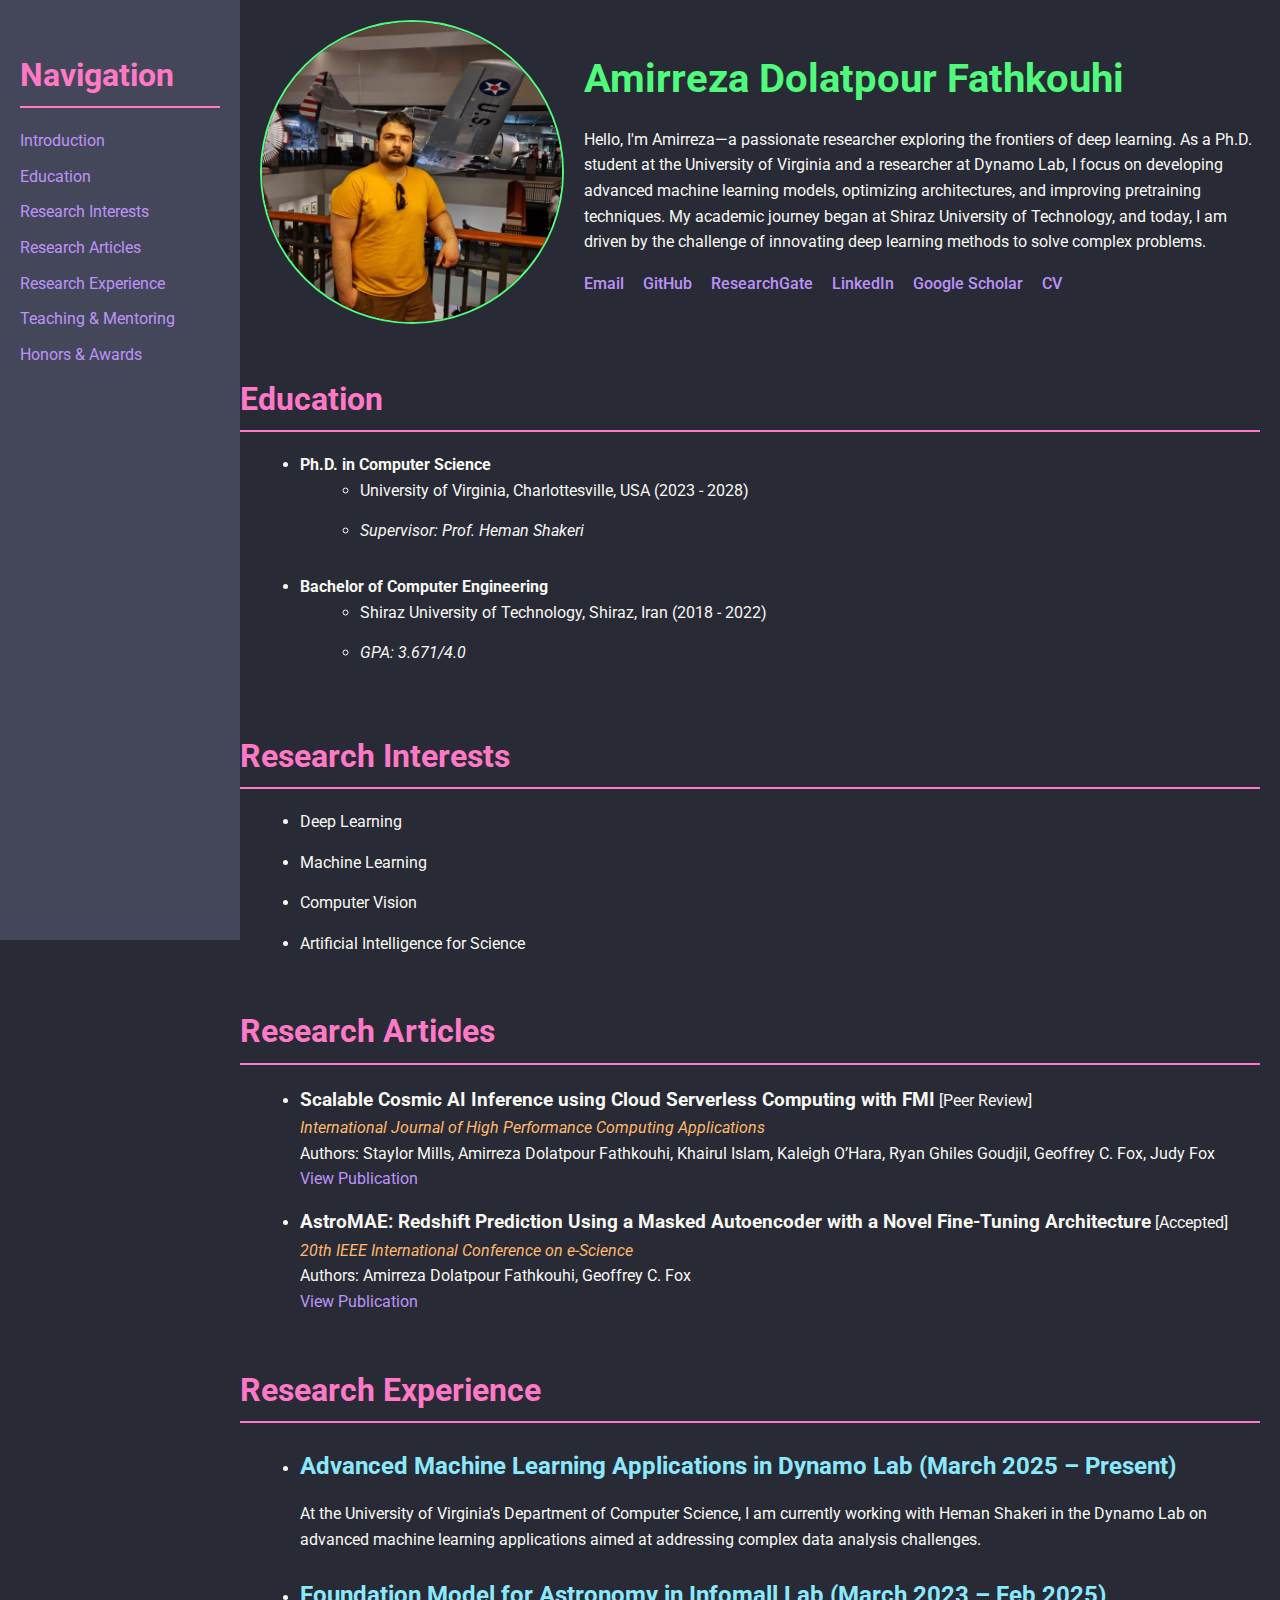
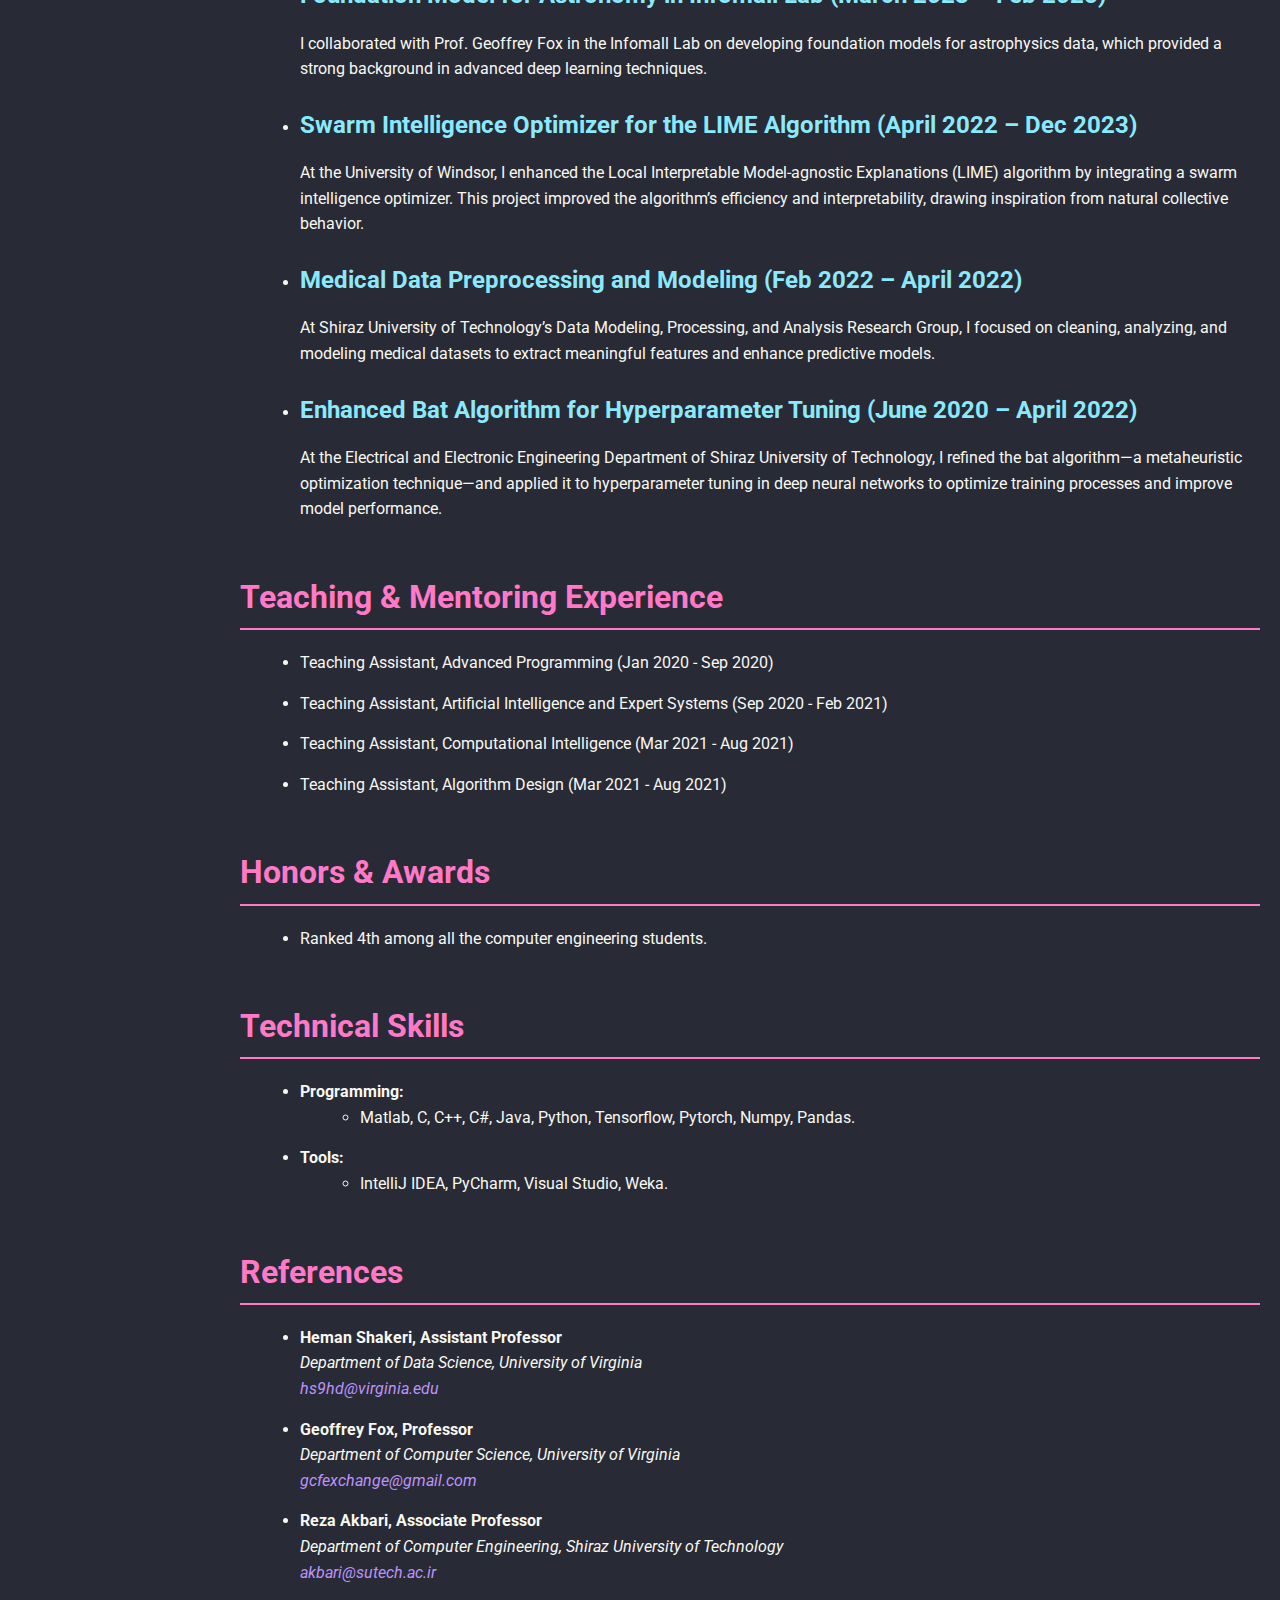
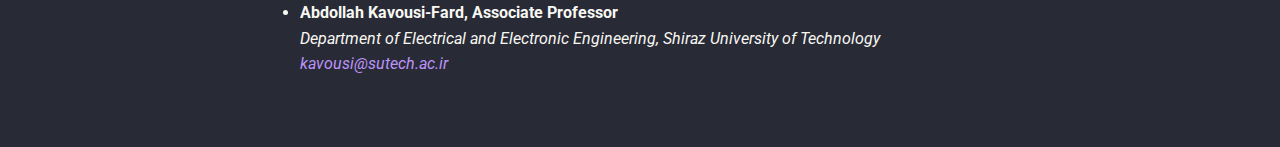
<file: index.html>
<!DOCTYPE html>
<html lang="en">
<head>
  <meta charset="UTF-8">
  <meta name="viewport" content="width=device-width, initial-scale=1">
  <title>Amirreza Dolatpour Fathkouhi - Academic Website</title>
  <!-- Google Fonts -->
  <link href="https://fonts.googleapis.com/css?family=Roboto:400,500,700&display=swap" rel="stylesheet">
  <style>
    /* Global Dark Theme (Dracula-Inspired) */
    body {
      margin: 0;
      font-family: 'Roboto', sans-serif;
      background-color: #282a36;
      color: #f8f8f2;
      font-size: 16px;
      line-height: 1.6;
    }
    a {
      color: #bd93f9;
      text-decoration: none;
    }
    a:hover {
      text-decoration: underline;
    }
    
    /* Layout */
    .container {
      display: flex;
    }
    .sidebar {
      width: 200px;
      background-color: #44475a;
      padding: 20px;
      height: 100vh;
      position: fixed;
      overflow-y: auto;
    }
    .content {
      margin-left: 220px;
      padding: 20px;
    }
    .section {
      margin-bottom: 50px;
    }
    
    /* Headings Styling */
    h1 {
      color: #50fa7b;
      font-size: 2.5rem;
      margin-bottom: 10px;
    }
    h2 {
      color: #ff79c6;
      font-size: 2rem;
      border-bottom: 2px solid #ff79c6;
      padding-bottom: 5px;
      margin-top: 30px;
      margin-bottom: 20px;
    }
    h3 {
      color: #8be9fd;
      font-size: 1.5rem;
      margin-bottom: 10px;
    }
    
    /* Introduction Section with Image Beside Text */
    .intro {
      display: flex;
      align-items: flex-start;
      flex-wrap: wrap;
    }
    .intro img.profile {
      max-width: 300px;
      width: 300px;
      height: 300px;
      border-radius: 50%;
      margin-right: 20px;
      margin-left: 20px;
      border: 2px solid #50fa7b;
    }
    .intro div.text {
      flex: 1;
    }
    /* Contacts styling inside introduction */
    .contacts {
      margin-top: 15px;
      font-size: 1rem;
    }
    .contacts a {
      margin-right: 15px;
      font-weight: 500;
    }
    /* University Logo Styling (in Introduction) */
    .university-logo {
      margin-top: 20px;
    }
    .university-logo img {
      max-width: 150px;
      height: auto;
    }
    
    /* Global List Styling for content area */
    .content ul {
      list-style-type: disc;
      margin-left: 20px;
      list-style-position: outside;
    }
    .content ul li {
      margin-bottom: 15px;
    }
    
    /* Nested lists: circle bullets for nested items */
    .education-list ul, .research-interests-list {
      list-style-type: circle;
      margin-left: 20px;
    }
    
    /* Sidebar List Styling */
    .sidebar ul {
      list-style-type: none;
      padding: 0;
    }
    .sidebar li {
      margin-bottom: 10px;
    }
    
    /* Research Articles List Styling */
    .research-list li {
      margin-bottom: 20px;
    }
    .research-list strong {
      font-size: 1.2rem;
    }
    .research-list em {
      color: #ffb86c;
    }
    
    /* Technical Skills Section Styling */
    .tech-skills-list {
      list-style-type: disc;
      margin-left: 20px;
    }
    .tech-skills-list li {
      margin-bottom: 15px;
    }
    .tech-skills-list ul {
      list-style-type: circle;
      margin-left: 20px;
    }
    
    /* Education Logo Styling */
    .edu-item {
      display: flex;
      align-items: center;
      margin-bottom: 15px;
    }
    .edu-logo {
      width: 50px;
      height: auto;
      margin-right: 15px;
    }
    .edu-text {
      flex: 1;
    }
  </style>
</head>
<body>
  <div class="container">
    <!-- Sidebar Navigation -->
    <nav class="sidebar">
      <h2>Navigation</h2>
      <ul>
        <li><a href="#introduction">Introduction</a></li>
        <li><a href="#education">Education</a></li>
        <li><a href="#research-interests">Research Interests</a></li>
        <li><a href="#research-articles">Research Articles</a></li>
        <li><a href="#research-experience">Research Experience</a></li>
        <li><a href="#teaching">Teaching &amp; Mentoring</a></li>
        <li><a href="#honors-awards">Honors &amp; Awards</a></li>
      </ul>
    </nav>

    <!-- Main Content -->
    <div class="content">
      <!-- Introduction Section -->
      <section id="introduction" class="section">
        <div class="intro">
          <img class="profile" src="amirrezadolatpour.jpeg" alt="Profile Image">
          <div class="text">
            <h1>Amirreza Dolatpour Fathkouhi</h1>
            <p>
              Hello, I'm Amirreza—a passionate researcher exploring the frontiers of deep learning. As a Ph.D. student at the University of Virginia and a researcher at Dynamo Lab, I focus on developing advanced machine learning models, optimizing architectures, and improving pretraining techniques. My academic journey began at Shiraz University of Technology, and today, I am driven by the challenge of innovating deep learning methods to solve complex problems.            </p>
            <div class="contacts">
              <a href="mailto:aww9gh@virginia.edu" target="_blank">Email</a>
              <a href="https://github.com/amirrezadolatpour2000" target="_blank">GitHub</a>
              <a href="https://www.researchgate.net/profile/Amirreza-Dolatpour-Fathkouhi?ev=hdr_xprf" target="_blank">ResearchGate</a>
              <a href="https://www.linkedin.com/in/amirreza-dolatpour-fathkouhi/" target="_blank">LinkedIn</a>
              <a href="https://scholar.google.com/citations?user=nEbUr3QAAAAJ&hl=en" target="_blank">Google Scholar</a>
              <a href="Amirreza Dolatpour Fathkouhi_CV.pdf" target="_blank">CV</a>
            </div>
          </div>
        </div>
      </section>

      <!-- Education Section -->
      <section id="education" class="section">
        <h2>Education</h2>
        <ul class="education-list">
          <li>
            <div class="edu-item">
              <div class="edu-text">
                <strong>Ph.D. in Computer Science</strong>
                <ul>
                  <li>University of Virginia, Charlottesville, USA (2023 - 2028)</li>
                  <li><em>Supervisor: Prof. Heman Shakeri</em></li>
                </ul>
              </div>
            </div>
          </li>
          <li>
            <div class="edu-item">
              <div class="edu-text">
                <strong>Bachelor of Computer Engineering</strong>
                <ul>
                  <li>Shiraz University of Technology, Shiraz, Iran (2018 - 2022)</li>
                  <li><em>GPA: 3.671/4.0</em></li>
                </ul>
              </div>
            </div>
          </li>
        </ul>
      </section>

      <!-- Research Interests Section -->
      <section id="research-interests" class="section">
        <h2>Research Interests</h2>
        <ul class="research-interests-list">
          <li>Deep Learning</li>
          <li>Machine Learning</li>
          <li>Computer Vision</li>
          <li>Artificial Intelligence for Science</li>
        </ul>
      </section>

      <!-- Research Articles Section -->
      <section id="research-articles" class="section">
        <h2>Research Articles</h2>
        <ul class="research-list">
          <li>
            <strong>Scalable Cosmic AI Inference using Cloud Serverless Computing with FMI</strong> [Peer Review]<br>
            <em>International Journal of High Performance Computing Applications</em><br>
            Authors: Staylor Mills, Amirreza Dolatpour Fathkouhi, Khairul Islam, Kaleigh O’Hara, Ryan Ghiles Goudjil, Geoffrey C. Fox, Judy Fox<br>
            <a href="https://arxiv.org/pdf/2501.06249" target="_blank">View Publication</a>
          </li>
          <li>
            <strong>AstroMAE: Redshift Prediction Using a Masked Autoencoder with a Novel Fine-Tuning Architecture</strong> [Accepted]<br>
            <em>20th IEEE International Conference on e-Science</em><br>
            Authors: Amirreza Dolatpour Fathkouhi, Geoffrey C. Fox<br>
            <a href="https://arxiv.org/pdf/2409.01825" target="_blank">View Publication</a>
          </li>
        </ul>
      </section>

      <!-- Research Experience Section -->
      <section id="research-experience" class="section">
        <h2>Research Experience</h2>
        <ul>
          <li>
            <h3>Advanced Machine Learning Applications in Dynamo Lab (March 2025 – Present)</h3>
            <p>
              At the University of Virginia’s Department of Computer Science, I am currently working with Heman Shakeri in the Dynamo Lab on advanced machine learning applications aimed at addressing complex data analysis challenges.
            </p>
          </li>
          <li>
            <h3>Foundation Model for Astronomy in Infomall Lab (March 2023 – Feb 2025)</h3>
            <p>
              I collaborated with Prof. Geoffrey Fox in the Infomall Lab on developing foundation models for astrophysics data, which provided a strong background in advanced deep learning techniques.
            </p>
          </li>
          <li>
            <h3>Swarm Intelligence Optimizer for the LIME Algorithm (April 2022 – Dec 2023)</h3>
            <p>
              At the University of Windsor, I enhanced the Local Interpretable Model-agnostic Explanations (LIME) algorithm by integrating a swarm intelligence optimizer. This project improved the algorithm’s efficiency and interpretability, drawing inspiration from natural collective behavior.
            </p>
          </li>
          <li>
            <h3>Medical Data Preprocessing and Modeling (Feb 2022 – April 2022)</h3>
            <p>
              At Shiraz University of Technology’s Data Modeling, Processing, and Analysis Research Group, I focused on cleaning, analyzing, and modeling medical datasets to extract meaningful features and enhance predictive models.
            </p>
          </li>
          <li>
            <h3>Enhanced Bat Algorithm for Hyperparameter Tuning (June 2020 – April 2022)</h3>
            <p>
              At the Electrical and Electronic Engineering Department of Shiraz University of Technology, I refined the bat algorithm—a metaheuristic optimization technique—and applied it to hyperparameter tuning in deep neural networks to optimize training processes and improve model performance.
            </p>
          </li>
        </ul>
      </section>

      <!-- Teaching & Mentoring Section -->
      <section id="teaching" class="section">
        <h2>Teaching &amp; Mentoring Experience</h2>
        <ul>
          <li>Teaching Assistant, Advanced Programming (Jan 2020 - Sep 2020)</li>
          <li>Teaching Assistant, Artificial Intelligence and Expert Systems (Sep 2020 - Feb 2021)</li>
          <li>Teaching Assistant, Computational Intelligence (Mar 2021 - Aug 2021)</li>
          <li>Teaching Assistant, Algorithm Design (Mar 2021 - Aug 2021)</li>
        </ul>
      </section>

      <!-- Honors & Awards Section -->
      <section id="honors-awards" class="section">
        <h2>Honors &amp; Awards</h2>
        <ul>
          <li>Ranked 4th among all the computer engineering students.</li>
        </ul>
      </section>

      <!-- Technical Skills Section -->
      <section id="technical-skills" class="section">
        <h2>Technical Skills</h2>
        <ul class="tech-skills-list">
          <li>
            <strong>Programming:</strong>
            <ul>
              <li>Matlab, C, C++, C#, Java, Python, Tensorflow, Pytorch, Numpy, Pandas.</li>
            </ul>
          </li>
          <li>
            <strong>Tools:</strong>
            <ul>
              <li>IntelliJ IDEA, PyCharm, Visual Studio, Weka.</li>
            </ul>
          </li>
        </ul>
      </section>

      <!-- References Section -->
      <section id="references" class="section">
        <h2>References</h2>
        <ul>
          <li>
            <strong>Heman Shakeri, Assistant Professor</strong><br>
            <em>
              Department of Data Science, University of Virginia<br>
              <a href="mailto:hs9hd@virginia.edu">hs9hd@virginia.edu</a>
            </em>
          </li>
          <li>
            <strong>Geoffrey Fox, Professor</strong><br>
            <em>
              Department of Computer Science, University of Virginia<br>
              <a href="mailto:gcfexchange@gmail.com">gcfexchange@gmail.com</a>
            </em>
          </li>
          <li>
            <strong>Reza Akbari, Associate Professor</strong><br>
            <em>
              Department of Computer Engineering, Shiraz University of Technology<br>
              <a href="mailto:akbari@sutech.ac.ir">akbari@sutech.ac.ir</a>
            </em>
          </li>
          <li>
            <strong>Abdollah Kavousi-Fard, Associate Professor</strong><br>
            <em>
              Department of Electrical and Electronic Engineering, Shiraz University of Technology<br>
              <a href="mailto:kavousi@sutech.ac.ir">kavousi@sutech.ac.ir</a>
            </em>
          </li>
        </ul>
      </section>
    </div>
  </div>
</body>
</html>
</file>
